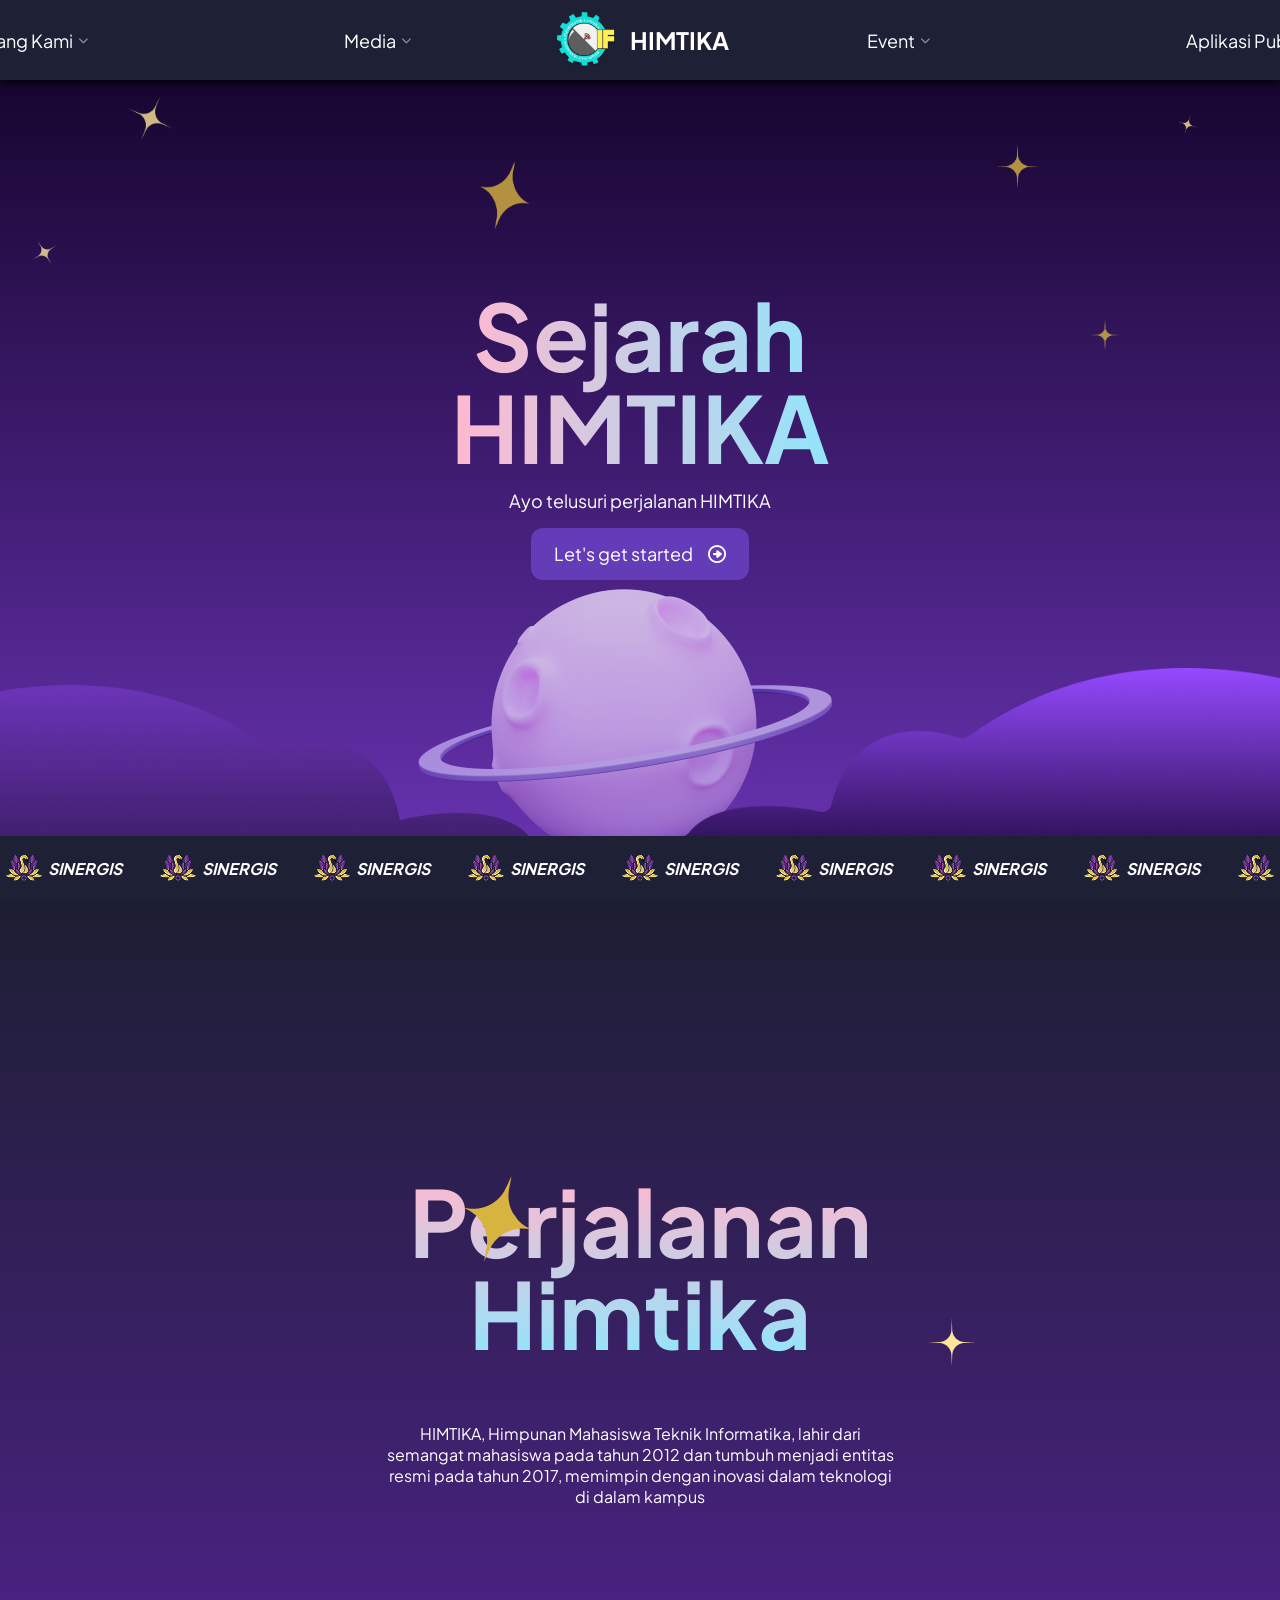
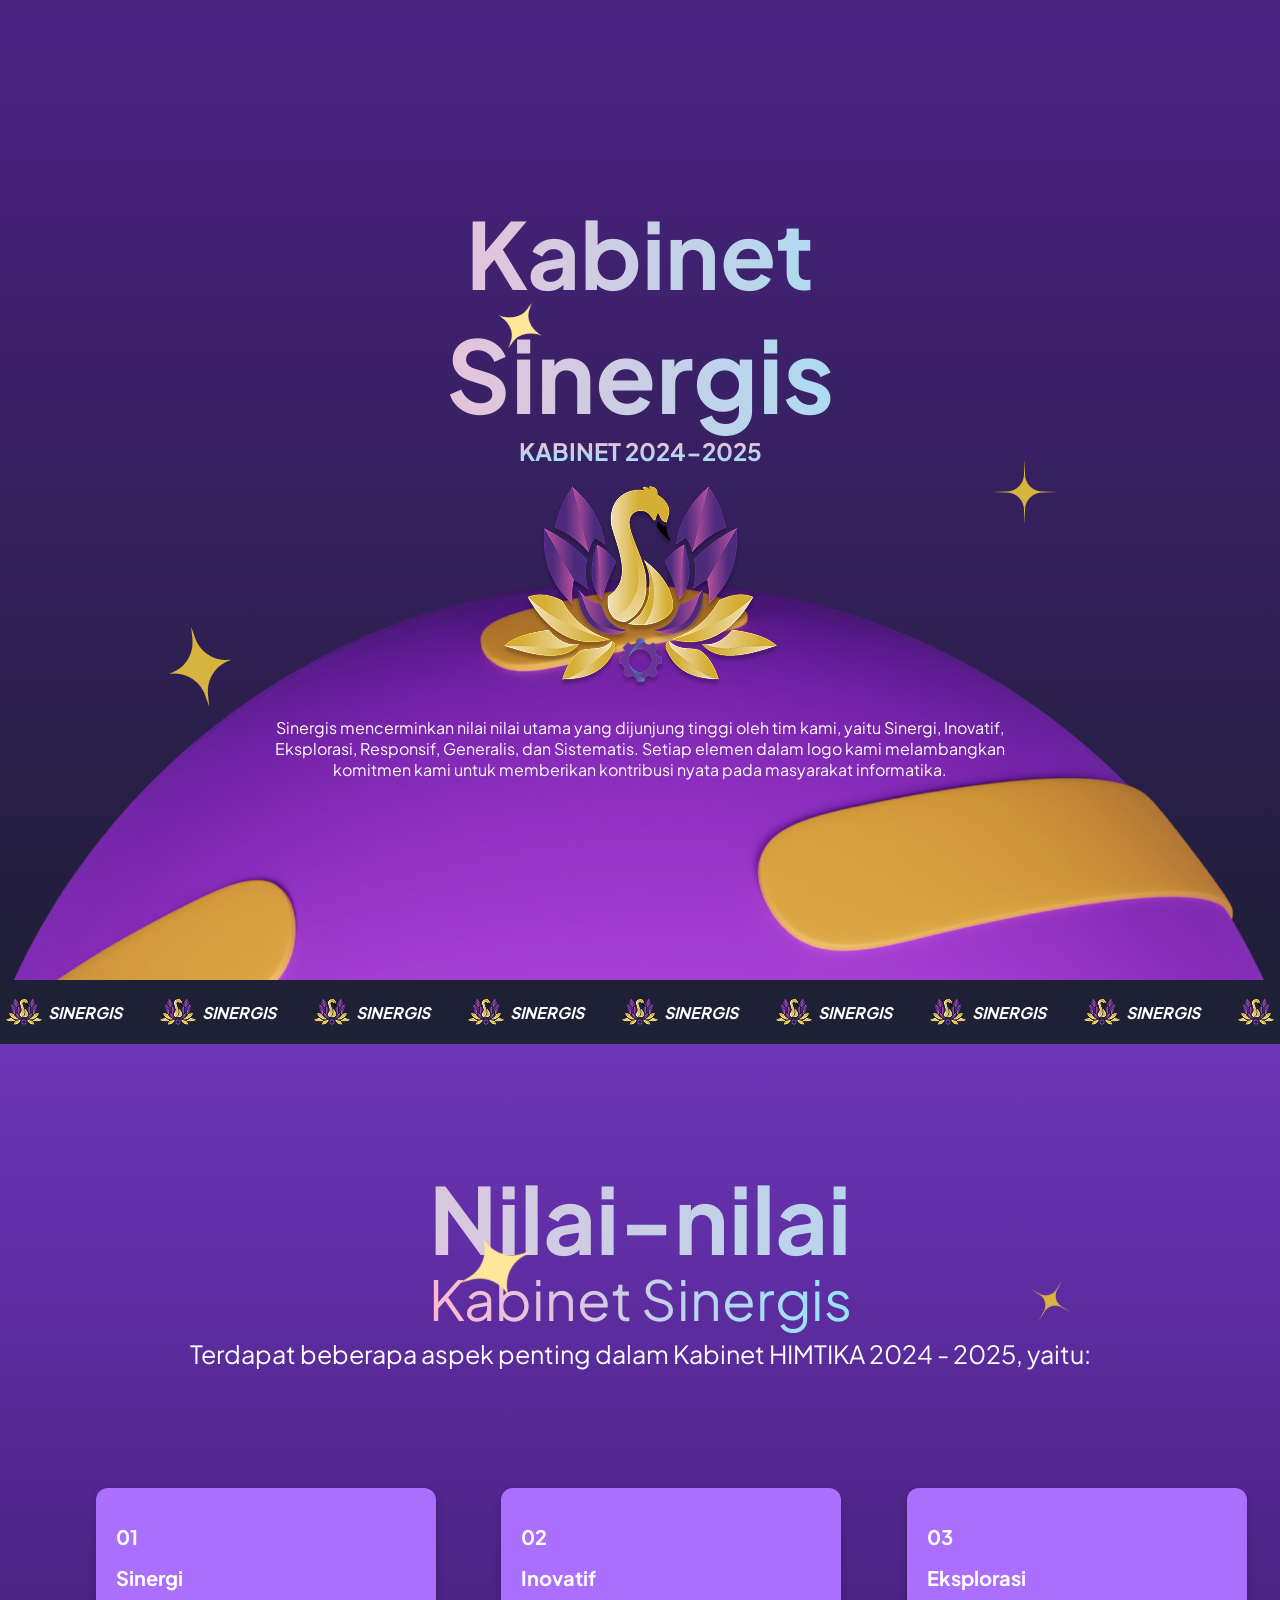
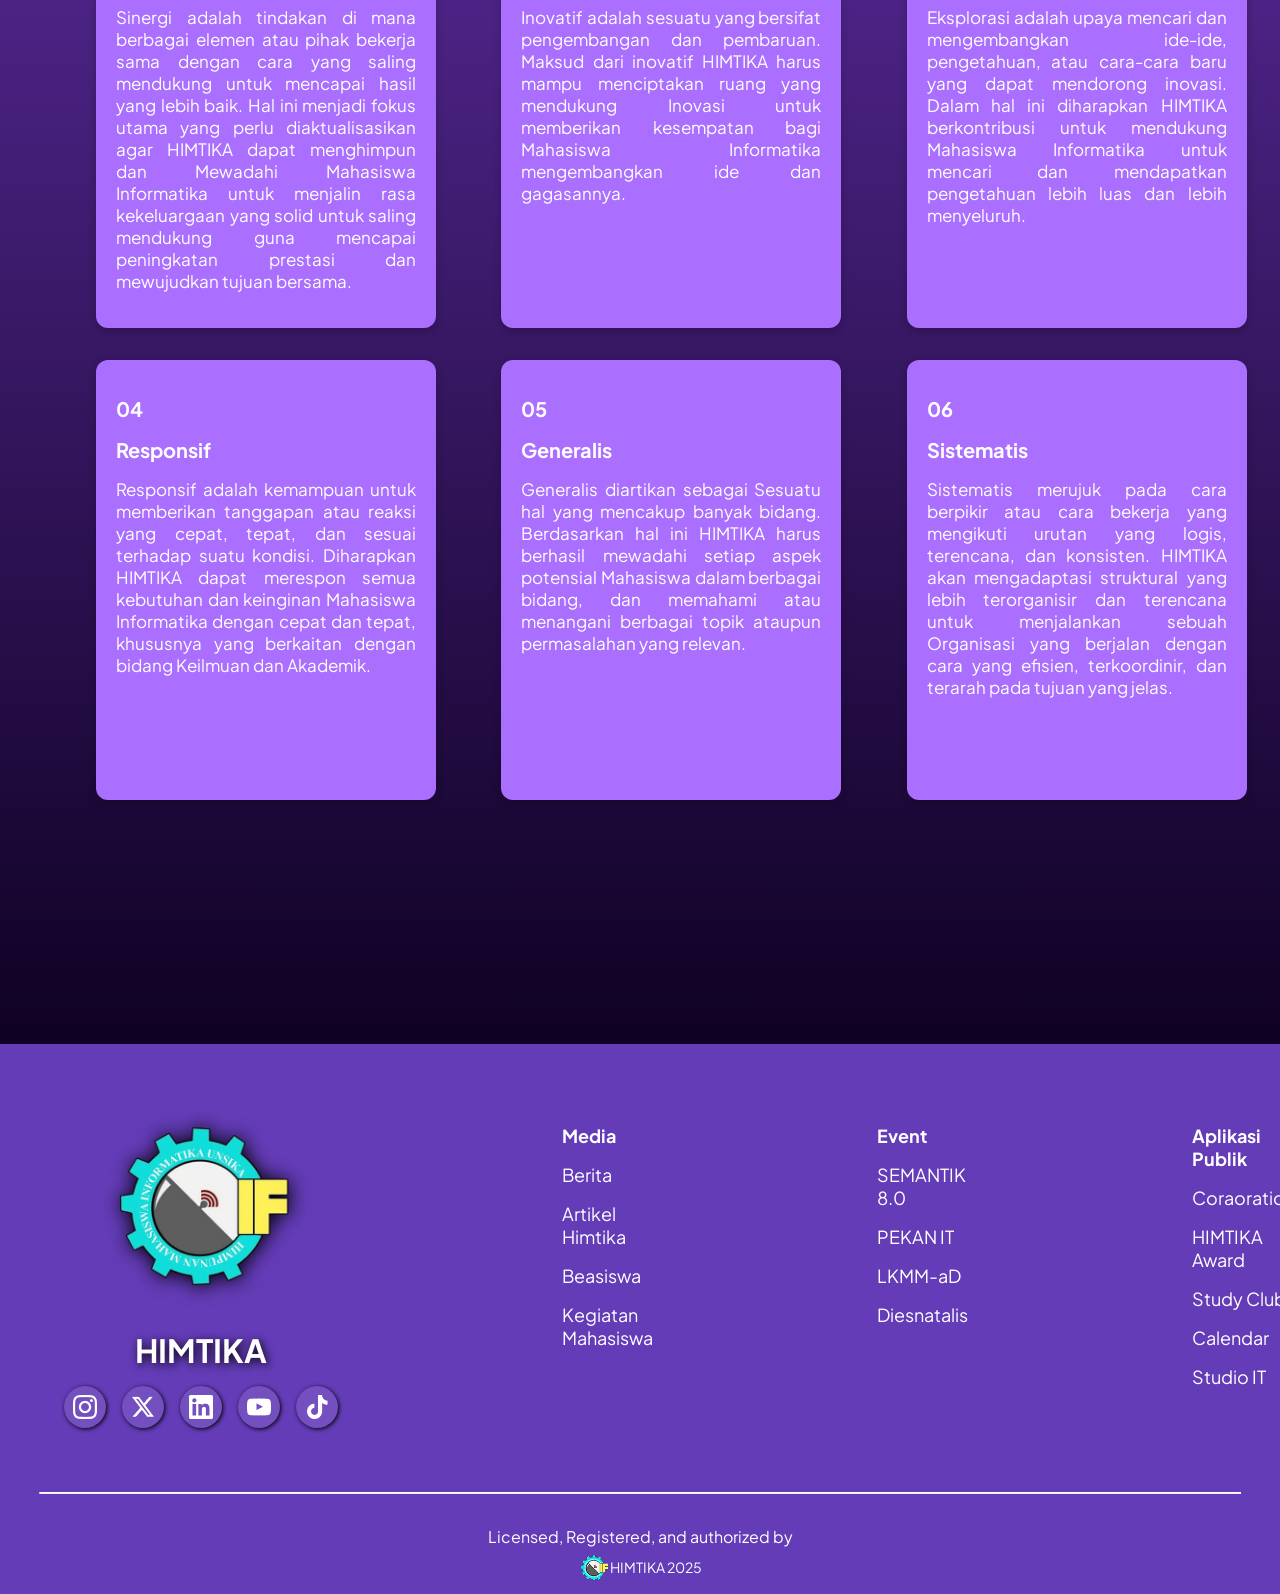
<file: index.html>
<!DOCTYPE html>
<html lang="id">

<head>
    <meta charset="UTF-8">
    <meta name="viewport" content="width=device-width, initial-scale=1.0">
    <title>Himtika - Sejarah</title>

    <!-- Link CSS -->
    <link rel="stylesheet" href="./css/index.css">

    <!-- Link Font Awesome -->
    <link rel="stylesheet" href="https://cdnjs.cloudflare.com/ajax/libs/font-awesome/6.0.0-beta3/css/all.min.css">

</head>

<body>
    <div class="pembungkus_utama">
        <nav>
            <div class="pembungkus_menu_kiri">
                <ul>
                    <li class="dropdown">
                        <a href="#">Tentang Kami <i class="fas fa-chevron-down"></i></a>
                        <ul class="dropdown-menu">
                            <li id="menu_pertama"><a href="#">Sejarah</a></li>
                            <hr>
                            <li><a href="#">Logo</a></li>
                            <hr>
                            <li><a href="#">Visi Misi</a></li>
                            <hr>
                            <li><a href="#">Struktur Organisasi</a></li>
                            <hr>
                            <li><a href="#">Grand Design HIMTIKA</a></li>
                            <hr>
                            <li><a href="#">Galeri HIMTIKA</a></li>
                            <hr>
                            <li id="menu_terakhir"><a href="#">Kontak Kami</a></li>
                        </ul>
                    </li>
                    <li class="dropdown">
                        <a href="#">Media <i class="fas fa-chevron-down"></i></a>
                        <ul class="dropdown-menu">
                            <li id="menu_pertama"><a href="#">Berita</a></li>
                            <hr>
                            <li><a href="#">Artikel HIMTIKA</a></li>
                            <hr>
                            <li><a href="#">Beasiswa</a></li>
                            <hr>
                            <li id="menu_terakhir"><a href="#">Kegiatan Mahasiswa</a></li>
                        </ul>
                    </li>
                </ul>
            </div>

            <div class="pembungkus_logo">
                <img src="asset/logo.png" alt="logo">
                <h1>HIMTIKA</h1>
            </div>

            <div class="pembungkus_menu_kanan">
                <ul>
                    <li class="dropdown">
                        <a href="#">Event <i class="fas fa-chevron-down"></i></a>
                        <ul class="dropdown-menu">
                            <li id="menu_pertama"><a href="#">SEMANTIK</a></li>
                            <hr>
                            <li><a href="#">PEKAN IT</a></li>
                            <hr>
                            <li><a href="#">LKMM-PD</a></li>
                            <hr>
                            <li><a href="#">Dienatalis</a></li>
                            <hr>
                            <li><a href="#">IT Bootcamp</a></li>
                            <hr>
                            <li id="menu_terakhir"><a href="#">Open Project</a></li>
                        </ul>
                    </li>
                    <li class="dropdown">
                        <a href="#">Aplikasi Publik <i class="fas fa-chevron-down"></i></a>
                        <ul class="dropdown-menu">
                            <li id="menu_pertama"><a href="#">Corporation</a></li>
                            <hr>
                            <li><a href="#">HIMTIKA Award</a></li>
                            <hr>
                            <li><a href="#">Study Club</a></li>
                            <hr>
                            <li id="menu_terakhir"><a href="#">Studio IT</a></li>
                        </ul>
                    </li>
                </ul>
            </div>
        </nav>
        <!-- akhir navbar -->

        <div class="pembungkus_2">
            <!-- awal section -->
            <section class="landing-page">
                <div class="icon-ga-jelas">
                    <img class="img_long" src="./asset/long.png" alt="bintang">
                    <img class="img_wide5" src="./asset/wide5.png" alt="bintang">
                    <img class="img_wide4" src="./asset/wide4.png" alt="bintang">
                    <img class="img_wide" src="./asset/wide.png" alt="bintang">
                    <img class="img_wide2" src="./asset/wide2.png" alt="bintang">
                    <img class="img_wide3" src="./asset/wide3.png" alt="bintang">
                </div>
                <div class="sejarah">
                    <h1><span>Sejarah</span><br>HIMTIKA</h1>
                    <p>Ayo telusuri perjalanan HIMTIKA</p>
                    <button>Let's get started<i class="fa-regular fa-circle-right"></i></button>
                </div>
                <div class="icon-ga-jelas2">
                    <img class="awan-kiri" src="./asset/awan_kiri.png" alt="awan_kiri">
                    <img class="bulan" src="./asset/bulan.png" alt="bulan">
                    <img class="awan_kanan" src="./asset/awan_kanan.png" alt="awan_kanan">
                </div>
                <div class="laynard">
                    <div class="marquee">
                        <div class="isi_laynard">
                            <img src="./asset/logo_kabinet.png" alt="Logo Kabinet Sinergis">
                            <h5><i>SINERGIS</i></h5>
                        </div>
                        <div class="isi_laynard">
                            <img src="./asset/logo_kabinet.png" alt="Logo Kabinet Sinergis">
                            <h5><i>SINERGIS</i></h5>
                        </div>
                        <div class="isi_laynard">
                            <img src="./asset/logo_kabinet.png" alt="Logo Kabinet Sinergis">
                            <h5><i>SINERGIS</i></h5>
                        </div>
                        <div class="isi_laynard">
                            <img src="./asset/logo_kabinet.png" alt="Logo Kabinet Sinergis">
                            <h5><i>SINERGIS</i></h5>
                        </div>
                        <div class="isi_laynard">
                            <img src="./asset/logo_kabinet.png" alt="Logo Kabinet Sinergis">
                            <h5><i>SINERGIS</i></h5>
                        </div>
                        <div class="isi_laynard">
                            <img src="./asset/logo_kabinet.png" alt="Logo Kabinet Sinergis">
                            <h5><i>SINERGIS</i></h5>
                        </div>
                        <div class="isi_laynard">
                            <img src="./asset/logo_kabinet.png" alt="Logo Kabinet Sinergis">
                            <h5><i>SINERGIS</i></h5>
                        </div>
                        <div class="isi_laynard">
                            <img src="./asset/logo_kabinet.png" alt="Logo Kabinet Sinergis">
                            <h5><i>SINERGIS</i></h5>
                        </div>
                        <div class="isi_laynard">
                            <img src="./asset/logo_kabinet.png" alt="Logo Kabinet Sinergis">
                            <h5><i>SINERGIS</i></h5>
                        </div>
                        <div class="isi_laynard">
                            <img src="./asset/logo_kabinet.png" alt="Logo Kabinet Sinergis">
                            <h5><i>SINERGIS</i></h5>
                        </div>
                        <div class="isi_laynard">
                            <img src="./asset/logo_kabinet.png" alt="Logo Kabinet Sinergis">
                            <h5><i>SINERGIS</i></h5>
                        </div>
                        <div class="isi_laynard">
                            <img src="./asset/logo_kabinet.png" alt="Logo Kabinet Sinergis">
                            <h5><i>SINERGIS</i></h5>
                        </div>
                    </div>
                </div>
            </section>
            <!-- akhir Landing Page -->

            <div class="pembungkus_perjalanan">
                <div class="tombol">
                    <img class="dot arrow_atas" src="./asset/Arrow-up-circle.svg" onclick="plusSlides(-1)"
                        style="cursor: pointer;">
                    <div class="dot tombol_kecil" onclick="currentSlide(1)"></div>
                    <div class="dot tombol_kecil" onclick="currentSlide(2)"></div>
                    <div class="dot tombol_kecil" onclick="currentSlide(3)"></div>
                    <div class="dot tombol_kecil" onclick="currentSlide(4)"></div>
                    <div class="dot tombol_kecil" onclick="currentSlide(5)"></div>
                    <img class="dot arrow_bawah" src="./asset/Arrow-down-circle.svg" onclick="plusSlides(1)"
                        style="cursor: pointer;">
                </div>

                <div class="mySlides perjalanan_himtika fade">
                    <div class="icon-ga-jelas3">
                        <img class="img_long" src="./asset/long.png" alt="">
                        <img class="img_wide7" src="./asset/wide7.png" alt="">
                    </div>
                    <div class="teks_perjalanan">
                        <h1>Perjalanan <br>Himtika</h1>
                        <p>HIMTIKA, Himpunan Mahasiswa Teknik Informatika, lahir dari semangat mahasiswa pada tahun
                            2012
                            dan tumbuh menjadi entitas
                            resmi pada tahun 2017, memimpin dengan inovasi dalam teknologi di dalam kampus</p>
                    </div>
                </div>

                <div class="mySlides perjalanan_himtika2 fade">
                    <div class="teks_perjalanan2">
                        <h2><i>2012</i></h2>
                        <h1>Awal <br>Perjalanan</h1>
                        <p>pada tahun 2012, mahasiswa Teknik Informatika Unsika berupaya membentuk sebuah himpunan
                            <br>sebagai wadah untuk minat dan aspirasi mereka. meskipun upaya awal ini berakhir
                            dengan
                            pendirian <br>sebuah study club, langkah ini menandai awal dari perjalanan menuju
                            pembentukan yang lebih besar.
                        </p>
                    </div>
                </div>

                <div class="mySlides perjalanan_himtika2 fade">
                    <div class="teks_perjalanan2">
                        <h2><i>2014</i></h2>
                        <h1>Inisiasi <br>Pada Kepengurusan <br> BEMF</h1>
                        <p>Pada tahun 2014, selama kepengurusan BEMF, mahasiswa Teknik Informatika menginisiasi
                            langkah<br> penting untuk membentuk
                            himpunan resmi. Inisiatif ini memperkuat komitmen mereka untuk <br>memiliki sebuah wadah
                            organisasi yang dapat mengakomodasi
                            kepentingan bersama.</p>
                    </div>
                </div>

                <div class="mySlides perjalanan_himtika2 fade">
                    <div class="teks_perjalanan2">
                        <h2><i>2017</i></h2>
                        <h1>Musyawarah
                            <br>Anggota pertama
                        </h1>
                        <p>Tepat pada 14 Oktober 2017, dilaksanakan Musyawarah Anggota (MUSANG) pertama HIMTIKA.<br>
                            Momentum ini menjadi tonggak
                            penting dalam proses pembentukan organisasi, di mana identitas <br>dan tujuan bersama
                            mulai dibahas secara lebih formal.</p>
                    </div>
                </div>

                <div class="mySlides perjalanan_himtika2 fade">
                    <div class="teks_perjalanan2">
                        <h2><i>2017</i></h2>
                        <h1>
                            Diresmikan
                        </h1>
                        <p>Pada tanggal 16 Oktober 2017, HIMTIKA secara resmi didirikan di Aula Unsika. Dengan
                            Akhmad <br>Khusaeri sebagai ketua dan
                            Adi Rohmat sebagai wakil ketua, organisasi ini mulai menata struktur dan <br>mengukuhkan
                            diri sebagai entitas yang siap
                            berkembang dan berkontribusi</p>
                    </div>
                </div>
            </div>

            <!-- Kabinet Sinergis -->
            <section class="kabinet_sinergis">
                <div class="teks_kabinet">
                    <h1>Kabinet <br>
                        <span id="sinergis">Sinergis</span>
                    </h1>
                    <h2>KABINET 2024-2025</h2>
                    <img class="logo_kabinet" src="./asset/logo_kabinet2.png" alt="Logo Kabinet Sinergis">
                    <p>Sinergis mencerminkan nilai nilai utama yang dijunjung tinggi oleh tim kami, yaitu
                        Sinergi, Inovatif, <br>Eksplorasi,
                        Responsif, Generalis, dan Sistematis. Setiap elemen dalam logo kami melambangkan <br>
                        komitmen kami untuk memberikan
                        kontribusi nyata pada masyarakat informatika.</p>
                </div>
                <div class="icon-ga-jelas4">
                    <img class="img_wide" src="./asset/wide.png" alt="">
                    <img class="img_long3" src="./asset/long3.png" alt="">
                    <img class="img_long2" src="./asset/long2.png" alt="">
                    <img class="img_long2_kedua" src="./asset/long2.png" alt="">
                    <img class="bulan_2" src="./asset/bulan2.png" alt="">
                </div>
                <div class="laynard2">
                    <div class="marquee2">
                        <div class="isi_laynard2">
                            <img src="./asset/logo_kabinet.png" alt="Logo Kabinet Sinergis">
                            <h5><i>SINERGIS</i></h5>
                        </div>
                        <div class="isi_laynard2">
                            <img src="./asset/logo_kabinet.png" alt="Logo Kabinet Sinergis">
                            <h5><i>SINERGIS</i></h5>
                        </div>
                        <div class="isi_laynard2">
                            <img src="./asset/logo_kabinet.png" alt="Logo Kabinet Sinergis">
                            <h5><i>SINERGIS</i></h5>
                        </div>
                        <div class="isi_laynard2">
                            <img src="./asset/logo_kabinet.png" alt="Logo Kabinet Sinergis">
                            <h5><i>SINERGIS</i></h5>
                        </div>
                        <div class="isi_laynard2">
                            <img src="./asset/logo_kabinet.png" alt="Logo Kabinet Sinergis">
                            <h5><i>SINERGIS</i></h5>
                        </div>
                        <div class="isi_laynard2">
                            <img src="./asset/logo_kabinet.png" alt="Logo Kabinet Sinergis">
                            <h5><i>SINERGIS</i></h5>
                        </div>
                        <div class="isi_laynard2">
                            <img src="./asset/logo_kabinet.png" alt="Logo Kabinet Sinergis">
                            <h5><i>SINERGIS</i></h5>
                        </div>
                        <div class="isi_laynard2">
                            <img src="./asset/logo_kabinet.png" alt="Logo Kabinet Sinergis">
                            <h5><i>SINERGIS</i></h5>
                        </div>
                        <div class="isi_laynard2">
                            <img src="./asset/logo_kabinet.png" alt="Logo Kabinet Sinergis">
                            <h5><i>SINERGIS</i></h5>
                        </div>
                        <div class="isi_laynard2">
                            <img src="./asset/logo_kabinet.png" alt="Logo Kabinet Sinergis">
                            <h5><i>SINERGIS</i></h5>
                        </div>
                        <div class="isi_laynard2">
                            <img src="./asset/logo_kabinet.png" alt="Logo Kabinet Sinergis">
                            <h5><i>SINERGIS</i></h5>
                        </div>
                        <div class="isi_laynard2">
                            <img src="./asset/logo_kabinet.png" alt="Logo Kabinet Sinergis">
                            <h5><i>SINERGIS</i></h5>
                        </div>
                    </div>
                </div>
            </section>
            <!-- akhir kabinet -->

            <section class="nilai2">
                <div class="teks_nilai">
                    <h1>Nilai-nilai</h1>
                    <center>
                        <span>Kabinet Sinergis</span>
                    </center>
                    <p>Terdapat beberapa aspek penting dalam Kabinet HIMTIKA 2024 - 2025, yaitu:</p>
                    <img class="img_long2" src="./asset/long2.png" alt="bintang">
                    <img class="img_wide" src="./asset/wide.png" alt="bintang">
                </div>
                <div class="box_card_nilai">
                    <div class="card_nilai">
                        <p>01</p>
                        <p>Sinergi</p>
                        <p>Sinergi adalah tindakan di mana berbagai elemen atau pihak bekerja sama dengan
                            cara yang saling mendukung untuk mencapai
                            hasil yang lebih baik. Hal ini menjadi fokus utama yang perlu diaktualisasikan
                            agar HIMTIKA dapat menghimpun dan
                            Mewadahi Mahasiswa Informatika untuk menjalin rasa kekeluargaan yang solid untuk
                            saling mendukung guna mencapai
                            peningkatan prestasi dan mewujudkan tujuan bersama.</p>
                    </div>
                    <div class="card_nilai">
                        <p>02</p>
                        <p>Inovatif</p>
                        <p>Inovatif adalah sesuatu yang bersifat pengembangan dan pembaruan. Maksud dari
                            inovatif HIMTIKA harus mampu menciptakan
                            ruang yang mendukung Inovasi untuk memberikan kesempatan bagi Mahasiswa
                            Informatika mengembangkan ide dan gagasannya.</p>
                    </div>
                    <div class="card_nilai">
                        <p>03</p>
                        <p>Eksplorasi</p>
                        <p>Eksplorasi adalah upaya mencari dan mengembangkan ide-ide, pengetahuan, atau
                            cara-cara baru yang dapat mendorong
                            inovasi. Dalam hal ini diharapkan HIMTIKA berkontribusi untuk mendukung
                            Mahasiswa Informatika untuk mencari dan
                            mendapatkan pengetahuan lebih luas dan lebih menyeluruh.</p>
                    </div>
                    <div class="card_nilai">
                        <p>04</p>
                        <p>Responsif</p>
                        <p>Responsif adalah kemampuan untuk memberikan tanggapan atau reaksi yang cepat,
                            tepat, dan sesuai terhadap suatu kondisi.
                            Diharapkan HIMTIKA dapat merespon semua kebutuhan dan keinginan Mahasiswa
                            Informatika dengan cepat dan tepat, khususnya
                            yang berkaitan dengan bidang Keilmuan dan Akademik.</p>
                    </div>
                    <div class="card_nilai">
                        <p>05</p>
                        <p>Generalis</p>
                        <p>Generalis diartikan sebagai Sesuatu hal yang mencakup banyak bidang. Berdasarkan
                            hal ini HIMTIKA harus berhasil mewadahi
                            setiap aspek potensial Mahasiswa dalam berbagai bidang, dan memahami atau
                            menangani berbagai topik ataupun permasalahan
                            yang relevan.</p>
                    </div>
                    <div class="card_nilai">
                        <p>06</p>
                        <p>Sistematis</p>
                        <p>Sistematis merujuk pada cara berpikir atau cara bekerja yang mengikuti urutan
                            yang logis, terencana, dan konsisten.
                            HIMTIKA akan mengadaptasi struktural yang lebih terorganisir dan terencana untuk
                            menjalankan sebuah Organisasi yang
                            berjalan dengan cara yang efisien, terkoordinir, dan terarah pada tujuan yang
                            jelas.</p>
                    </div>
                </div>
            </section>
            <!-- akhir nilai -->

            <!-- awal footer -->
            <footer class="footer">
                <div class="box_atas">
                    <div class="dalem_box_atas">
                        <img class="logo" src="./asset/img-himtika.png" alt="logo">
                        <h1>HIMTIKA</h1>
                        <div class="pembungkus_atas">
                            <a href="https://www.instagram.com/himtika_unsika/" class="box-icon">
                                <img class="icon" src="./asset/ig.png" alt="instagram">
                            </a>
                            <a class="box-icon">
                                <img class="icon" src="./asset/chudai.png" alt="twiter">
                            </a>
                            <a href="https://www.linkedin.com/company/himtika/" class="box-icon">
                                <img class="icon" src="./asset/link_edi.png" alt="linkedin">
                            </a>
                            <a href="https://www.youtube.com/@himtikaofficial4428" class="box-icon">
                                <img class="icon" src="./asset/youtube.png" alt="youtube">
                            </a>
                            <a href="https://www.tiktok.com/@himtika_unsika" class="box-icon">
                                <img class="icon" src="./asset/tiktok.png" alt="tiktok">
                            </a>
                        </div>
                    </div>
                    <div class="dalem_box_atas">
                        <a href="#">Media</a>
                        <a href="#">Berita</a>
                        <a href="#">Artikel Himtika</a>
                        <a href="#">Beasiswa</a>
                        <a href="#">Kegiatan Mahasiswa</a>
                    </div>
                    <div class="dalem_box_atas">
                        <a href="#">Event</a>
                        <a href="#">SEMANTIK 8.0</a>
                        <a href="#">PEKAN IT</a>
                        <a href="#">LKMM-aD</a>
                        <a href="#">Diesnatalis</a>
                    </div>
                    <div class="dalem_box_atas">
                        <a href="#">Aplikasi Publik</a>
                        <a href="#">Coraoration</a>
                        <a href="#">HIMTIKA Award</a>
                        <a href="#">Study Club</a>
                        <a href="#">Calendar</a>
                        <a href="#">Studio IT</a>
                    </div>
                </div>
                <hr>
                <div class="box_bawah">
                    <div class="dalem_box_bawah">
                        <p>Licensed, Registered, and authorized by</p>
                    </div>
                    <div class="dalem_box_bawah">
                        <img src="./asset/img-himtika2.png" alt="logo">
                        <p>HIMTIKA 2025</p>
                    </div>
                </div>
            </footer>
        </div>

        <script>
            let slideIndex = 1;
            showSlides(slideIndex);

            function plusSlides(n) {
                showSlides(slideIndex += n);
            }

            function currentSlide(n) {
                showSlides(slideIndex = n);
            }

            function showSlides(n) {
                let i;
                let slides = document.getElementsByClassName("mySlides");
                let dots = document.getElementsByClassName("dot");
                if (n > slides.length) { slideIndex = 1 }
                if (n < 1) { slideIndex = slides.length }
                for (i = 0; i < slides.length; i++) {
                    slides[i].style.display = "none";
                }
                for (i = 0; i < dots.length; i++) {
                    dots[i].className = dots[i].className.replace(" active", "");
                }
                slides[slideIndex - 1].style.display = "block";
                dots[slideIndex - 1].className += " active";
            }
        </script>

        <script>
            document.addEventListener("DOMContentLoaded", function () {
                const marquee = document.querySelector(".marquee");

                // Duplikasi elemen agar tampak tak terbatas
                const clone = marquee.innerHTML;
                marquee.innerHTML += clone;

                // Fungsi untuk mengecek posisi scroll
                function checkScroll() {
                    if (marquee.scrollLeft >= marquee.scrollWidth / 2) {
                        marquee.scrollLeft = 0; // Reset ke awal
                    }
                    requestAnimationFrame(checkScroll);
                }

                checkScroll(); // Mulai pengecekan scroll
            });


            window.addEventListener("scroll", function () {
                let navbar = document.querySelector("nav");
                let threshold = window.innerHeight * 0.8; // Ambang batas halaman pertama

                if (window.scrollY > threshold) {
                    navbar.classList.add("scrolled");
                } else {
                    navbar.classList.remove("scrolled");
                }
            });
        </script>

        <script>
            document.addEventListener("DOMContentLoaded", function () {
                const marquee2 = document.querySelector(".marquee2");

                // Duplikasi elemen agar tampak tak terbatas
                const clone = marquee2.innerHTML;
                marquee2.innerHTML += clone;

                // Fungsi untuk mengecek posisi scroll
                function checkScroll() {
                    if (marquee2.scrollLeft >= marquee2.scrollWidth / 2) {
                        marquee2.scrollLeft = 0; // Reset ke awal
                    }
                    requestAnimationFrame(checkScroll);
                }

                checkScroll(); // Mulai pengecekan scroll
            });
        </script>


    </div>
</body>

</html>
</file>
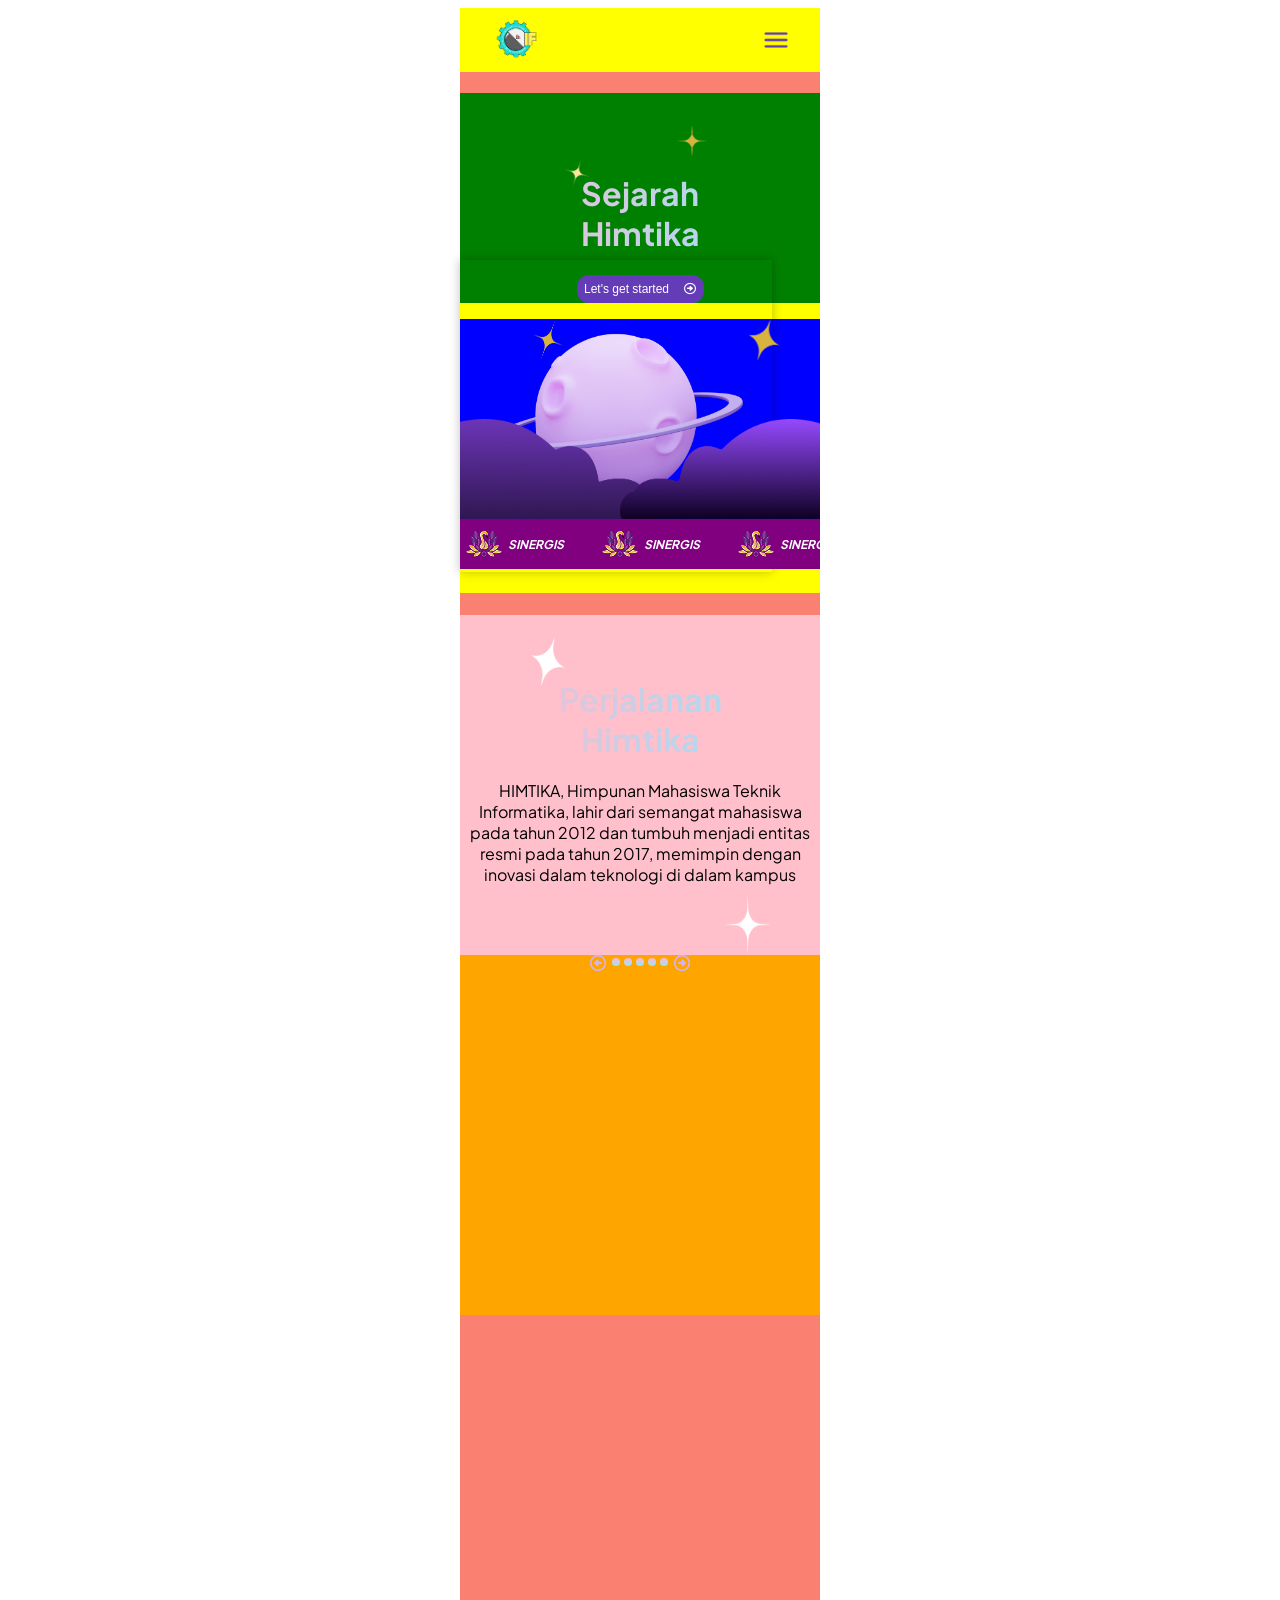
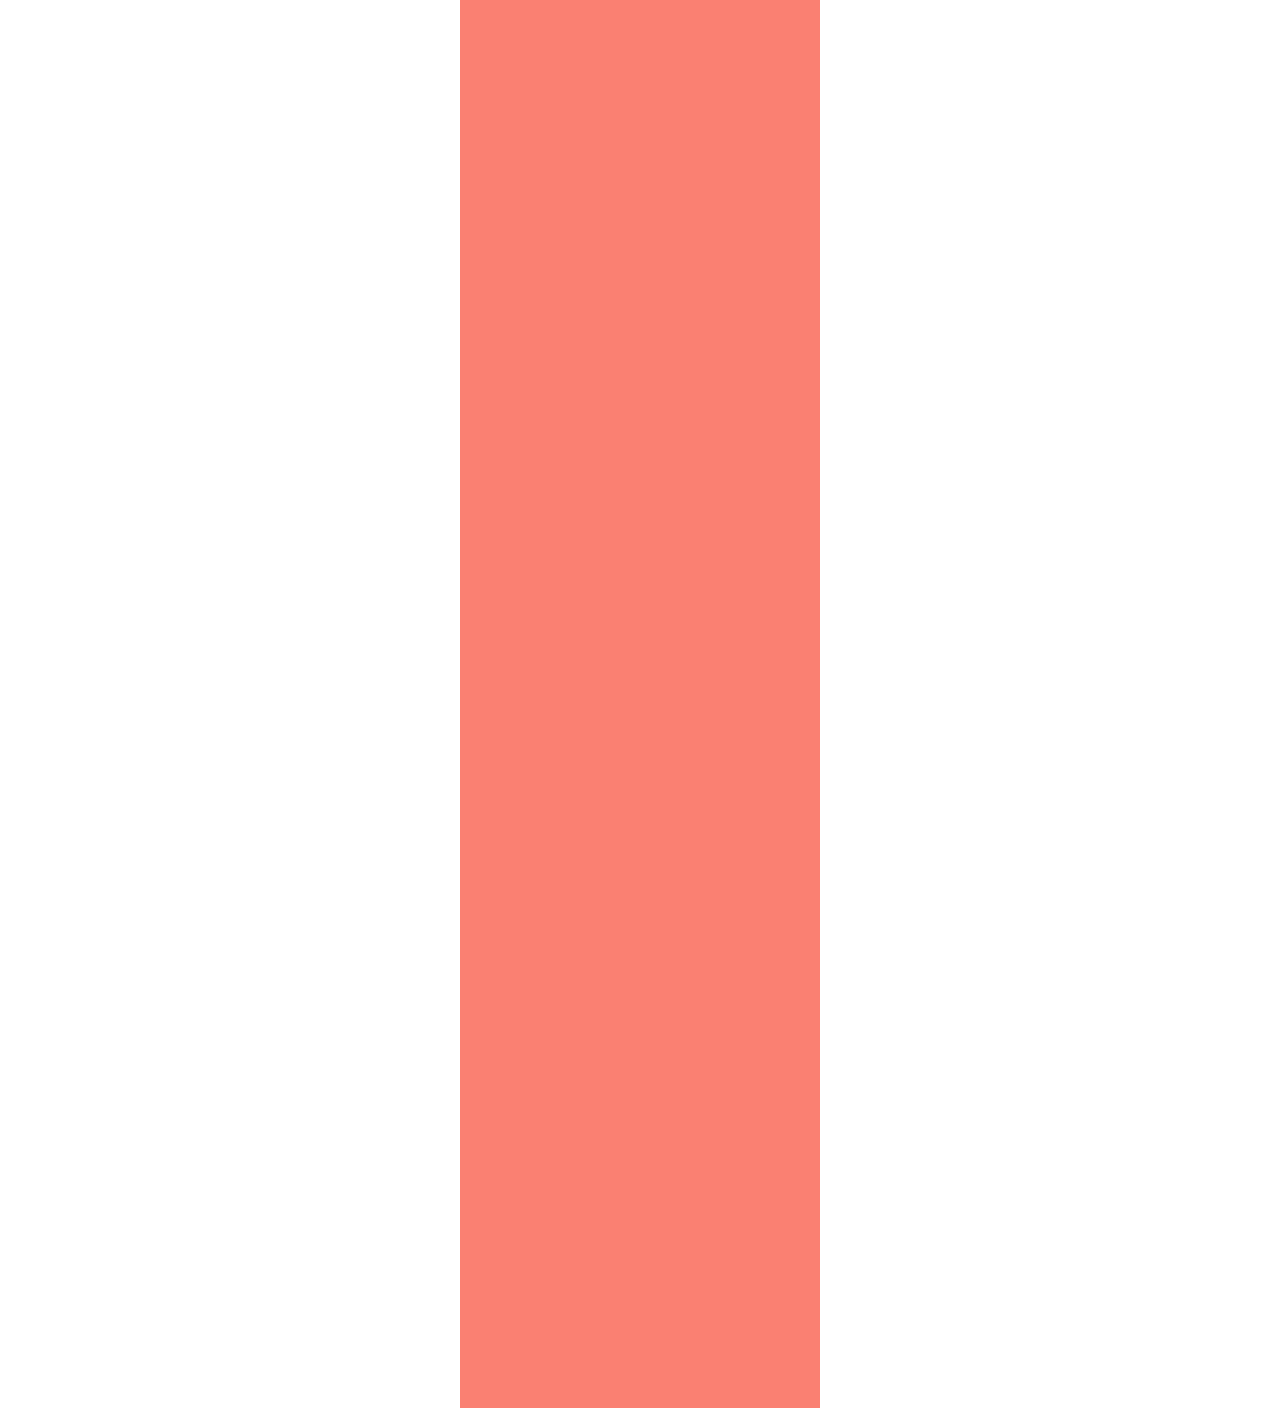
<file: css/mobile.html>
<!DOCTYPE html>
<html lang="en">
<head>
    <meta charset="UTF-8">
    <meta name="viewport" content="width=device-width, initial-scale=1.0">
    <title>Himtika - Sejarah</title>

    <!-- link css -->
    <link rel="stylesheet" href="./mobile.css">

    <!-- Link Font Awesome -->
    <link rel="stylesheet" href="https://cdnjs.cloudflare.com/ajax/libs/font-awesome/6.0.0-beta3/css/all.min.css">
</head>
<body>

    <!-- secret tag center -->
    <center>
    
    <!-- pembungkus utama -->
    <div class="mobile">
        
        <!-- pembungkus navbar -->
        <div class="navbar">
            <img src="../asset/img-himtika.png">
            <img src="../asset/burger.png" onclick="dropdown();">
        </div>
        <!-- akhir pembungkus navbar -->

        <!-- pemmbungkus sejarah -->
        <div class="landing-page">

            <!-- teks sejarah -->
            <div class="sejarah">
                <h1>Sejarah<br><span>Himtika</span></h1>
                <button>Let's get started<i class="fa-regular fa-circle-right"></i></button>
                <img class="bintang1" src="../asset/wide.png" alt="">
                <img class="bintang2" src="../asset/wide2.png" alt="">
            </div>
            <!-- akhir teks sejarah -->

            <!-- icon pada sejarah -->
            <div class="icon">
                <img src="../asset/bulan.png" alt="">
                <img src="../asset/awan_kiri.png">
                <img src="../asset/awan_kanan.png">
                <img src="../asset/long.png" alt="">
                <img src="../asset/wide3.png" alt="">
            </div>
            <!-- akhir icon pada sejarah -->

            <!-- awal laynard -->
            <div class="laynard">
                <div class="isi">
                    <img src="../asset/logo_kabinet.png" alt="Logo Kabinet Sinergis">
                    <h5><i>SINERGIS</i></h5>
                </div>
                <div class="isi">
                    <img src="../asset/logo_kabinet.png" alt="Logo Kabinet Sinergis">
                    <h5><i>SINERGIS</i></h5>
                </div>
                <div class="isi">
                    <img src="../asset/logo_kabinet.png" alt="Logo Kabinet Sinergis">
                    <h5><i>SINERGIS</i></h5>
                </div>
                <div class="isi">
                    <img src="../asset/logo_kabinet.png" alt="Logo Kabinet Sinergis">
                    <h5><i>SINERGIS</i></h5>
                </div>
                <div class="isi">
                    <img src="../asset/logo_kabinet.png" alt="Logo Kabinet Sinergis">
                    <h5><i>SINERGIS</i></h5>
                </div>
            </div>
            <!-- akhir laynard -->

        </div>
        <!-- akhir pemmbungkus sejarah -->


        <!-- pembungkus perjalanan -->
        <div class="pembungkus_perjalanan">

            <!-- perjalanan -->
            <div class="perjalanan">
                <img class="bintang_putih1" src="../asset/long4.png" alt="">
                <h1>Perjalanan<br><span>Himtika</span></h1>
                <p>HIMTIKA, Himpunan Mahasiswa Teknik Informatika, lahir dari semangat mahasiswa pada tahun 2012 dan tumbuh menjadi entitas
                resmi pada tahun 2017, memimpin dengan inovasi dalam teknologi di dalam kampus</p>
                <img class="bintang_putih2" src="../asset/wide8.png" alt="">
            </div>
            <!-- akhir perjalanan -->

            <!-- awal perjalanan -->
            <div class="awal_perjalanan">
                
            </div>
            <!-- akhir awal perjalanan -->

            <!-- inisiasi -->
            <div class="inisiasi">

            </div>
            <!-- akhir inisiasi -->

            <!-- musyawarah -->
            <div class="musyawarah">

            </div>
            <!-- akhir musyawarah -->

            <!-- diresmikan -->
            <div class="diresmikan">

            </div>
            <!-- akhir diresmikan -->

            <!-- tombol -->
            <div class="tombol">
                <i class="fa-regular fa-circle-left" onclick="plusSlides(1)" style="cursor: pointer;"></i>
                <div class="dot tombol_kecil" onclick="currentSlide(1)"></div>
                <div class="dot tombol_kecil" onclick="currentSlide(2)"></div>
                <div class="dot tombol_kecil" onclick="currentSlide(3)"></div>
                <div class="dot tombol_kecil" onclick="currentSlide(4)"></div>
                <div class="dot tombol_kecil" onclick="currentSlide(5)"></div>
                <i class="fa-regular fa-circle-right" onclick="plusSlides(-1)" style="cursor: pointer;"></i>
            </div>
            <!-- akhir tombol -->

        </div>
        <!-- akhir pembungkus perjalanan -->


    </div>
    <!-- akhir pembungkus utama -->

    
    </center>
    <!-- akhir secret tag center -->
    
    <!-- script buat infinite scorll laynard -->
    <script>
        document.addEventListener("DOMContentLoaded", function () {
            const laynard = document.querySelector(".laynard");

            
            const clone = laynard.innerHTML;
            laynard.innerHTML += clone;

        
            function checkScroll() {
                if (laynard.scrollLeft >= laynard.scrollWidth / 2) {
                    laynard.scrollLeft = 0;
                }
                requestAnimationFrame(checkScroll);
            }

            checkScroll();
        });
    </script>
    <!-- akhir script buat infinite scorll laynard -->


</body>
</html>
</file>
<file: css/index.css>
.mySlides {
    display: none
}

.dot {
    transition: background-color 0.6s ease;
}

/* Fading animation */
.fade {
    animation-name: fade;
    animation-duration: 1.5s;
}


@keyframes fade {
    from {
        opacity: .4
    }

    to {
        opacity: 1
    }
}

* {
    margin: 0;
    padding: 0;
    font-family: "Plus Jakarta Sans";
}

html,
body {
    width: 100%;
    margin: 0;
    padding: 0;

}

::-webkit-scrollbar {
    display: none;
}

@font-face {
    font-family: "Plus Jakarta Sans";
    src: url("../asset/Plus_Jakarta_Sans/static/PlusJakartaSans-Regular.ttf") format("truetype");
    font-weight: normal;
    font-style: normal;
}

@font-face {
    font-family: "Plus Jakarta Sans";
    src: url("../asset/Plus_Jakarta_Sans/static/PlusJakartaSans-Bold.ttf") format("truetype");
    font-weight: bold;
    font-style: normal;
}

.pembungkus_utama {
    width: 100%;
    height: 100vh;
    background-color: #1e1035;
    display: block;
}

nav {
    display: flex;
    justify-content: center;
    height: 80px;
    width: 100%;
    background-color: #1e2036;
    box-shadow: 0 4px 8px rgba(0, 0, 0, 0.8);
    position: fixed;
    z-index: 11;
    top: 0;

    transition: background-color 0.3s ease-in-out, opacity 0.3s ease-in-out;
}

nav.scrolled {
    opacity: 0.7;
    /* Ubah opacity sesuai keinginan */
    background-color: rgba(30, 32, 54, 0.9);
    /* Ubah warna latar belakang jika perlu */
}

/* akhir layer section landing page */

/* navbar */
.pembungkus_logo {
    width: max-content;
    height: auto;
    padding: 5px;
    display: flex;
    color: white;
    align-items: center;
    margin-inline: 8rem;
}

.pembungkus_logo img {
    width: 71px;
    height: 71px;
}

.pembungkus_logo h1 {
    font-weight: 600;
    margin-left: 10px;
}

.pembungkus_menu_kiri,
.pembungkus_menu_kanan {
    height: auto;
    padding: 5px;
}

.pembungkus_menu_kiri,
.pembungkus_menu_kanan,
ul,
a {
    display: flex;
    list-style-type: none;
    text-decoration: none;
    font-size: 18px;
    max-width: auto;
    align-items: center;
    color: white;
    font-weight: 500;
}

.pembungkus_menu_kanan ul,
.pembungkus_menu_kiri ul {
    box-sizing: border-box;
    white-space: nowrap;
    gap: 16rem;
}

.dropdown a i {
    font-size: 10px;
    margin-left: 6px;
    transition: transform 0.3s ease;
    opacity: 0.5;
    display: inline-block;
}

.dropdown:hover a i {
    transform: rotate(180deg);
    opacity: 1;
}

.dropdown {
    position: relative;
}

.dropdown::after {
    content: "";
    position: absolute;
    top: 100%;
    left: 0;
    width: 100%;
    height: 2rem;
    background: transparent;
    pointer-events: auto;
}

.dropdown-menu {
    width: 200px;
    margin-top: 1.3rem;
    display: block;
    position: absolute;
    top: 100%;
    left: 0;
    background-color: white;
    border-radius: 12px;
    box-shadow: 0 4px 8px rgba(0, 0, 0, 0.2);
    min-width: 220px;
    z-index: 10;
    opacity: 0;
    visibility: hidden;
    transform: translateY(10px);
    transition: opacity 0.3s ease-in-out, transform 0.3s ease-in-out,
        visibility 0.3s ease-in-out;
}

.dropdown:hover .dropdown-menu {
    opacity: 1;
    visibility: visible;
    transform: translateY(0);
    width: 200px;
}

.dropdown-menu li {
    list-style: none;
    position: relative;
    text-align: left;
    padding: 0;
    width: 100%;
}

.dropdown-menu hr {
    opacity: 0.2;
    margin: 0;
    width: 200px;
}

.dropdown-menu li a {
    position: relative;
    display: block;
    padding: 12px 20px;
    color: #252742;
    text-decoration: none;
    width: 100%;
    transition: color 0.3s ease-in-out;
    z-index: 1;
    font-size: 15px;
}

.dropdown-menu #menu_pertama::before {
    border-top-left-radius: 10px;
    border-top-right-radius: 10px;
    background-color: #252742;
}

.dropdown-menu #menu_terakhir::before {
    border-bottom-left-radius: 10px;
    border-bottom-right-radius: 10px;
    background-color: #252742;
    padding-bottom: 0.2rem;
}

.dropdown-menu li::before {
    content: "";
    position: absolute;
    top: 0;
    left: 0;
    width: 0;
    height: 100%;
    background-color: #252742;
    transition: width 0.3s ease-in-out;
    z-index: 0;
}

.dropdown-menu li:hover::before {
    width: 100%;
}

.dropdown-menu li:hover a {
    color: white;
    position: relative;
    z-index: 1;
}

/* sulap opacity jadi rendah */
/* Saat navbar melewati halaman pertama */
nav.scrolled {
    opacity: 0.7;
    background-color: rgba(30, 32, 54, 0.9);
}

/* akhir navbar */

/* layer ke 2 */
.pembungkus_2 {
    box-sizing: border-box;
    height: 100vh;
    /* Menggunakan tinggi tetap */
    background-image: linear-gradient(#0f0123, #6c35b8);
    position: relative;
}

/* Landing page */
.landing-page {
    position: relative;
    height: 100%;
    width: 100%;
    display: flex;
    flex-direction: column;
}

/* Bintang-bintang */
.icon-ga-jelas {
    position: absolute;
    width: 100%;
    height: 100%;
    z-index: 1;
}

.icon-ga-jelas .img_long {
    width: 50px;
    height: 70px;
    position: absolute;
    top: 10rem;
    left: 30rem;
    opacity: 0.8;
}

.icon-ga-jelas .img_wide5 {
    width: 45px;
    height: 45px;
    position: absolute;
    top: 6rem;
    left: 8rem;
    opacity: 0.8;
}

.icon-ga-jelas .img_wide4 {
    width: 25px;
    height: 25px;
    position: absolute;
    top: 15rem;
    left: 2rem;
    opacity: 0.8;
}

.icon-ga-jelas .img_wide {
    width: 45px;
    height: 45px;
    position: absolute;
    top: 9rem;
    right: 15rem;
    opacity: 0.8;
}

.icon-ga-jelas .img_wide2 {
    width: 25px;
    height: 25px;
    position: absolute;
    top: 7rem;
    right: 5rem;
    opacity: 0.8;
}

.icon-ga-jelas .img_wide3 {
    width: 30px;
    height: 30px;
    position: absolute;
    top: 20rem;
    right: 10rem;
    opacity: 0.8;
}

/* Sejarah - Konten utama */
.sejarah {
    width: 100%;
    height: 100%;
    display: flex;
    flex-direction: column;
    align-items: center;
    justify-content: center;
    z-index: 3;
    position: relative;

}

.sejarah h1 {
    background: linear-gradient(to right, #ffb8cf, #93e5fb);
    -webkit-background-clip: text;
    background-clip: text;
    -webkit-text-fill-color: transparent;
    font-size: 92px;
    line-height: 1;
    text-align: center;
}

.sejarah h1 span {
    padding-inline: 0.8rem;
}

.sejarah p {
    font-size: 18px;
    font-weight: 500;
    color: white;
    padding-block: 1rem;
    padding-inline: 4rem;
    text-align: center;
}

.sejarah button {
    width: 218px;
    height: 52px;
    background-color: #643cb8;
    border: none;
    border-radius: 12px;
    margin-inline: auto;
    font-size: 18px;
    color: white;
    display: flex;
    justify-content: center;
    align-items: center;
    gap: 10px;
    cursor: pointer;
    margin-bottom: 2rem;
    z-index: 5;
    transition: all 0.3s ease-in-out;
}

.sejarah button:hover {
    background: linear-gradient(to right, #ffb8cf, #93e5fb);
    color: #252742;
}

.sejarah button i {
    color: white;
    margin-left: 5px;
    transition: all 0.3s ease-in-out;
}

.sejarah button:hover i {
    rotate: 90deg;
    color: #252742;
}

/* Awan dan planet */
.icon-ga-jelas2 {
    position: absolute;
    bottom: 0;
    width: 100%;
    z-index: 1;
    pointer-events: none;
}

.icon-ga-jelas2 .awan-kiri {
    position: absolute;
    bottom: -12rem;
    left: 0;
    width: 45%;
    z-index: 2;
    left: 0;
}

/* Memastikan awan tetap terlihat di bawah */
.icon-ga-jelas2 .awan-kiri,
.icon-ga-jelas2 .awan_kanan {
    position: absolute;
    bottom: 0;
    z-index: 3;
    /* Pastikan z-index cukup tinggi */
}

.icon-ga-jelas2 .bulan {
    bottom: -5rem;
    position: absolute;
    left: 39rem;
    transform: translateX(-50%);
    width: 512px;
    height: 512px;
    z-index: 2;
    opacity: 0.8;
}

.icon-ga-jelas2 .awan_kanan {
    position: absolute;
    bottom: 0;
    right: 0;
    width: 50%;
    z-index: 2;
}

/* Laynard */
.laynard {
    width: 100%;
    height: 64px;
    background-color: #1e2036;
    display: flex;
    justify-content: space-around;
    align-items: center;
    z-index: 4;
    position: absolute;
    bottom: 0rem;
}

.laynard .marquee {
    display: flex;
    width: 100%;
    height: 100%;
    overflow-x: auto;

    white-space: nowrap;

    gap: 2rem;
}

@keyframes marquee {
    from {
        transform: translateX(100%);
    }

    to {
        transform: translateX(-100%);
    }
}

.isi_laynard {
    display: flex;
    align-items: center;
    width: 100%;
    height: max-content;
    padding-block: 1rem;
}

.isi_laynard img {
    width: 48px;
    height: 32px;
}

.isi_laynard h5 {
    color: white;
    font-size: 16px;
    font-weight: 600;
}

/* akhir layer ke 2 */

/* laynard 2 */
.laynard2 {
    width: 100%;
    height: 64px;
    background-color: #1e2036;
    display: flex;
    justify-content: space-around;
    z-index: 4;
    bottom: 0;
}

.laynard2 .marquee2 {
    display: flex;
    width: 100%;
    height: 100%;
    overflow-x: auto;

    white-space: nowrap;

    gap: 2rem;
}

@keyframes marquee2 {
    from {
        transform: translateX(100%);
    }

    to {
        transform: translateX(-100%);
    }
}

.isi_laynard2 {
    display: flex;
    align-items: center;
    width: 100%;
    height: max-content;
    padding-block: 1rem;
}

.isi_laynard2 img {
    width: 48px;
    height: 32px;
}

.isi_laynard2 h5 {
    color: white;
    font-size: 16px;
    font-weight: 600;
}

/* akhir laynard 2 */

.pembungkus_perjalanan {
    background-image: linear-gradient(#1c1e32, #4B2283);
}

.perjalanan_himtika {
    width: 100%;
    height: 1000;
    background: none;
    z-index: 3;
    box-sizing: border-box;
    padding-block: 10%;
}

.perjalanan_himtika .icon-ga-jelas3 {
    position: absolute;
    pointer-events: none;
}

.icon-ga-jelas3 .img_long {
    left: 29rem;
    position: absolute;
}

.icon-ga-jelas3 .img_wide7 {
    position: absolute;
    left: 58rem;
    top: 9rem;
}

.perjalanan_himtika .teks_perjalanan h1 {
    background: linear-gradient(#ffb8cf, #93e5fb);
    -webkit-background-clip: text;
    background-clip: text;
    -webkit-text-fill-color: transparent;
    font-size: 92px;
    line-height: 1;
    text-align: center;
}

.perjalanan_himtika .teks_perjalanan p {
    margin-inline: 30%;
    text-align: center;
    margin-top: 4rem;
    color: white;
}

.tombol {
    position: relative;
    left: 90rem;
    bottom: -25rem;
    width: 0;
    z-index: 5;
    /* Tombol sekarang berada di atas perjalanan_himtika */
}

.tombol .tombol_kecil {
    width: 8px;
    height: 8px;
    background: linear-gradient(#ffb8cf, #93e5fb);
    border-radius: 50%;
    margin-top: 5px;
    cursor: pointer;
}

.tombol .arrow_atas {
    cursor: pointer;
    position: relative;
    right: 0.7rem;
}

.tombol .arrow_bawah {
    cursor: pointer;
    position: relative;
    right: 0.6rem;
    margin-top: 8px;
}

/* perjalanan himtika2  */
.perjalanan_himtika2 {
    width: 100%;
    z-index: 3;
    box-sizing: border-box;
    background: none;
    height: fit-content;
    padding: 0;
}

.teks_perjalanan2 {
    margin-left: 7rem;
}

.perjalanan_himtika2 .teks_perjalanan2 h1 {
    background: linear-gradient(#ffb8cf, #93e5fb);
    -webkit-background-clip: text;
    background-clip: text;
    -webkit-text-fill-color: transparent;
    font-size: 92px;
    text-align: left;
    bottom: 20rem;
    position: relative;
}

.perjalanan_himtika2 .teks_perjalanan2 h2 {
    opacity: 10%;
    text-align: center;
    margin-block: 5rem;
    font-size: 256px;
}

.perjalanan_himtika2 .teks_perjalanan2 p {
    color: white;
    text-align: left;
    bottom: 16rem;
    position: relative;
    font-size: 25px;
}

/* kabinet sinergis */
.kabinet_sinergis {
    z-index:3;
    display: flex;
    flex-direction: column;
    justify-content: center;
    align-items: center;
    min-height: 100vh;
    width: 100%;
    position: relative;
    overflow: hidden;
    text-align: center;
    background-image: linear-gradient(#4B2283, #1c1e32);
}

.teks_kabinet {
    height: 100%;
    box-sizing: border-box;
    position: relative;
    margin-top: 10rem;
    z-index: 3;
}

.kabinet_sinergis .teks_kabinet h1 {
    background: linear-gradient(90deg, #ffb8cf, #93e5fb);
    -webkit-background-clip: text;
    background-clip: text;
    -webkit-text-fill-color: transparent;
    font-size: 92px;
    text-align: center;
}

.kabinet_sinergis .teks_kabinet h1 #sinergis {
    font-size: 100px;
}

.kabinet_sinergis .teks_kabinet h2 {
    background: linear-gradient(#ffb8cf, #93e5fb);
    -webkit-background-clip: text;
    background-clip: text;
    -webkit-text-fill-color: transparent;
    position: relative;
    text-align: center;
}

.kabinet_sinergis .teks_kabinet p {
    text-align: center;
    color: white;
}

/* icon icon kabinet */

.icon-ga-jelas4 {
    position: relative;
    width: 100%;
    z-index: 2;
    bottom: 40rem;
    height: 200px;
}

.kabinet_sinergis .teks_kabinet .logo_kabinet2 {
    position: absolute;
    width: 100%;
    bottom: -10rem;
    z-index: -1;
}

.icon-ga-jelas4 .img_long2_kedua {
    position: absolute;
    top: 10rem;
    left: 31rem;
    rotate: 20deg;
    width: 48px;
    height: 51px;
}

.icon-ga-jelas4 .img_long2 {
    position: absolute;
    top: 10rem;
    left: 80rem;
}

.icon-ga-jelas4 .img_long3 {
    position: absolute;
    top: 30rem;
    left: 10rem;
}

.icon-ga-jelas4 .img_wide {
    position: absolute;
    top: 20rem;
    left: 62rem;
}

/* akhir */

/* awal nilai */
.nilai2 {
    width: 100%;
    height: 100%;
    background-image: linear-gradient(#6C35B8, #0F0123);
    z-index: 3;
    box-sizing: border-box;
    padding-block: 10%;
    height: 1600px;
    position: relative;

}

.teks_nilai2 {
    margin-left: 7rem;
    height: 100%;
    position: relative;
    display: flex;
    flex-direction: column;
    text-align: center;
}

.teks_nilai h1 {
    background: linear-gradient(to right, #ffb8cf, #93e5fb);
    -webkit-background-clip: text;
    background-clip: text;
    -webkit-text-fill-color: transparent;
    font-size: 92px;
    line-height: 1;
    text-align: center;
}

.teks_nilai span {
    background: linear-gradient(to right, #ffb8cf, #93e5fb);
    -webkit-background-clip: text;
    background-clip: text;
    -webkit-text-fill-color: transparent;
    font-size: 55px;
    margin-inline: auto;
    text-align: center;

}

.teks_nilai p {
    color: white;
    text-align: center;
    font-size: 25px;
    margin-top: 5px;
}

.nilai2 .teks_nilai .img_long2 {
    position: relative;
    bottom: 9rem;
    left: 29rem;
    rotate: -120deg;
}

.nilai2 .teks_nilai .img_wide {
    position: relative;
    left: 60rem;
    bottom: 8rem;
    width: 47px;
    height: 47px;
    rotate: 30deg;
}

.box_card_nilai {
    display: grid;
    row-gap: 50px;
    align-items: center;
    gap: 2rem;
    margin-top: 2rem;
    grid-template-columns: auto auto auto;
    margin-left: 6rem;
}

.box_card_nilai .card_nilai {
    width: 300px;
    background-color: #ab6fff;
    height: 400px;
    border-radius: 12px;
    box-shadow: 0 4px 8px rgba(0, 0, 0, 0.2);
    align-items: center;
    padding: 20px;
    position: relative;
}

.card_nilai p:nth-child(1) {
    color: white;
    font-size: 20px;
    font-weight: 1000;
    margin-top: 1rem;
    text-align: justify;
    text-justify: inter-word;
}

.card_nilai p:nth-child(2) {
    color: white;
    font-size: 20px;
    font-weight: 1000;
    margin-top: 1rem;
    text-align: justify;
    text-justify: inter-word;
}

.card_nilai p:nth-child(3) {
    font-size: 17px;
    color: white;
    text-align: justify;
    text-justify: inter-word;
    margin-top: 1rem;
}

/* footer */

.footer {
    height: 550px;
    width: 100%;
    position: relative;
    display: flex;
    flex-direction: column;

    background-color: #643cb8;
}

.box_atas {
    margin-top: 2rem;
    width: 100%;
    display: flex;
    gap: 6rem;
}

.dalem_box_atas {
    width: 100%;
    height: 100%;
    margin-left: 2rem;
    margin-right: 2rem;
    text-align: justify;
    text-justify: inter-word;
    padding: 2rem;
}

.dalem_box_atas .logo {
    width: 206px;
    height: 206px;
    display: block;
    margin: auto;
    filter: drop-shadow(1px 1px 10px black);
}

.dalem_box_atas h1 {
    color: white;
    font-size: 32px;
    font-weight: 700;
    margin-top: 1rem;
    text-align: center;
    text-shadow: 2px 2px 10px black;
}

.pembungkus_atas {
    display: flex;
    justify-content: center;
    align-items: center;
    gap: 1rem;
}

.dalem_box_atas .box-icon {
    margin-top: 1rem;
    background-color: #744fbf;
    width: 42px;
    height: 42px;
    display: flex;
    border-radius: 50%;
    justify-content: space-around;
    display: flex;
    filter: drop-shadow(1px 1px 2px black);
}

.box-icon img {
    width: 24px;
    height: 24px;
    align-self: center;
    margin: auto;
    cursor: pointer;
}


.dalem_box_atas a {
    color: white;
    margin-top: 1rem;
}

.dalem_box_atas a:nth-child(1){
    color: white;
    font-weight: 700;
    pointer-events: none;
}

hr {
    border-top: 1px solid white;
    width: 1200px;
    align-self: center;
    margin-top: 2rem;
    margin-bottom: 2rem;
}

.box_bawah {
    position: relative;
}

.dalem_box_bawah {
    display: flex;
    justify-content: center;
}

.dalem_box_bawah :nth-child(1) {
    margin-bottom: 5px;
}

.dalem_box_bawah :nth-child(2) img {
    width: 42px;
    height: 42px;
    margin-right: 1rem;
}

.dalem_box_bawah p {
    color: white;
}

.dalem_box_bawah p:nth-child(2) {
    margin-top: 6px;
    color: white;
    font-size: 14px;
}
</file>
<file: css/mobile.css>
body{
    align-items:center;
    font-family: "Plus Jakarta Sans";
}

::-webkit-scrollbar {
    display: none;
}

@font-face {
    font-family: "Plus Jakarta Sans";
    src: url("../asset/Plus_Jakarta_Sans/static/PlusJakartaSans-Regular.ttf") format("truetype");
    font-weight: normal;
    font-style: normal;
}

@font-face {
    font-family: "Plus Jakarta Sans";
    src: url("../asset/Plus_Jakarta_Sans/static/PlusJakartaSans-Bold.ttf") format("truetype");
    font-weight: bold;
    font-style: normal;
}

.mobile{
width: 360px;
max-width: 600px;
height:3000px;
background-color:salmon;
}

.navbar{
height:64px;
display:flex;
width:100%;
background-color:yellow;
display: flex;
justify-content:space-between;
align-items: center;
}

.navbar img:nth-child(1){
    width:48px;
    height:48px;
    display: block;
    margin-left:2rem;
}

.navbar img:nth-child(2) {
    width: 24px;
    height: 16px;
    display: block;
    margin-right:2rem;
}

.navbar img:nth-child(2):hover{
    
}


.landing-page{
    width: 100%;
    height: 500px;
    background-color:yellow;
}

.sejarah{
    width: 100%;
    height: 210px;
    background-color:green;
    position:relative;
    margin-bottom: 1rem;
}

.sejarah button {
    width: 127px;
    height: 28px;
    background-color: #643cb8;
    border: none;
    border-radius: 12px;
    margin-inline: auto;
    font-size: 12px;
    color: white;
    display: flex;
    justify-content: center;
    align-items: center;
    gap: 10px;
    cursor: pointer;
    margin-bottom: 2rem;
    transition: all 0.3s ease-in-out;
    cursor: pointer;
}

.sejarah button:hover {
    background: linear-gradient(to right, #ffb8cf, #93e5fb);
    color: #252742;
}

.sejarah button i {
    color: white;
    margin-left: 5px;
    transition: all 0.3s ease-in-out;
}

.sejarah button:hover i {
    rotate: 90deg;
    color: #252742;
}

.sejarah h1{
    padding-top:5rem;
    background: linear-gradient(90deg, #ffb8cf, #93e5fb);
        -webkit-background-clip: text;
        background-clip: text;
        -webkit-text-fill-color: transparent;
        text-align: center;
}

.sejarah .bintang1{
    height: 32px;
    width:32px;
    position: absolute;
    top:2rem;
    right:7rem;
    display:block;
}

.sejarah .bintang2{
    height: 32px;
    width:32px;
    position: absolute;
    top:4rem;
    left:6.3rem;
    display:block;
}

.icon{
    width: 100%;
    height: 200px;
    background-color:blue;
    position:relative;
}


.icon img:nth-child(1){
    width: 312px;
    height: 312px;
    position: absolute;
    top: -59px;
    display: block;
    box-shadow: 0px 0px 10px rgba(0, 0, 0, 0.25);
    pointer-events: none;
}

.icon img:nth-child(2){
    width: 200px;
    height: 100px;
    display: block;
    position: absolute;
    bottom:0;
    left:0;
}

.icon img:nth-child(3){
    width: 200px;
    height: 100px;
    display: block;
    position: absolute;
    bottom:0;
    right:0;
}

.icon img:nth-child(4) {
    width: 32px;
    height: 42px;
    display: block;
    position: absolute;
    left: 18rem;
}

.icon img:nth-child(5) {
    width: 32px;
    height: 42px;
    display: block;
    position: absolute;
    right: 16em;
    rotate:20deg;
}

.laynard{
    width: 360px;;
    height: 50px;
    background-color:purple;
    position:relative;
    overflow:scroll;
    display:flex;
    gap:2rem;
}

.isi {
    display: flex;
    align-items: center;
    width: 100%;
}

.isi img {
    width: 48px;
    height: 32px;
}

.isi h5 {
font-size:12px;
color:white
}

.pembungkus_perjalanan{
    width: 100%;
    height: 700px;
    background-color:orange;
    position:relative;
}

/* perjalanan */
.perjalanan{
    width: 100%;
    height: 340px;
    background-color:pink;
    position:relative;
}

.perjalanan .bintang_putih1{
    width: 48px;
    height: 61px;
    top:1rem;
    left:4rem;
    position: absolute;
}

.perjalanan .bintang_putih2{
    width: 48px;
    height: 61px;
    position: absolute;
    bottom: 0;
    right: 3rem;
}

.perjalanan h1{
padding-top: 4rem;
background: linear-gradient(90deg, #ffb8cf, #93e5fb);
    -webkit-background-clip: text;
    background-clip: text;
    -webkit-text-fill-color: transparent;
    text-align: center;
}
/* akhir perjalanan */

/* awal tombol perjalanan */
.tombol{
    width: 100%;
    height: 50px;
    display: flex;
    gap:4px ;
    justify-content: center;
}

.tombol i{
    width: 20px;
    height: 20px;
    display: block;
    color:#d2b2ff;
}

.tombol_kecil{
    margin-top:3px;
    width: 8px;
    height: 8px;
    background: linear-gradient(#ffb8cf, #93e5fb);
    border-radius: 50%;
}
/* akhir tombol perjalanan */
</file>
